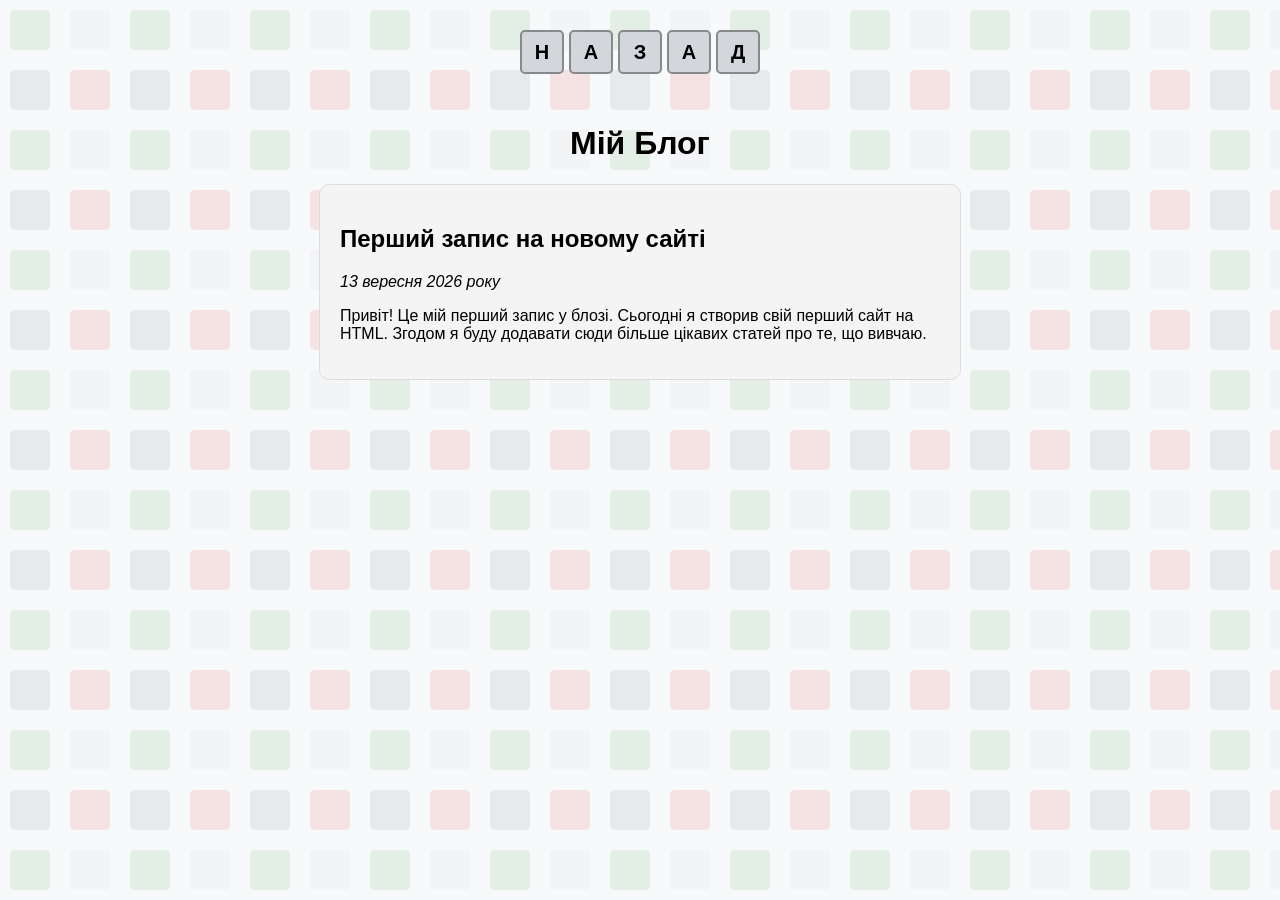
<file: index_folder.html/html_part/blog.html>
<!DOCTYPE html>
<html lang="uk">
<head>
    <meta charset="UTF-8">
    <title>Мій Блог</title>
    <link rel="stylesheet" href="../css_part/style.css">
    <style>
        body { font-family: Arial, sans-serif; text-align: center; padding: 30px; }
        
        .back-btn { display: inline-flex; gap: 5px; text-decoration: none; color: black; margin-bottom: 30px;}
        .letter { display: flex; justify-content: center; align-items: center; width: 40px; height: 40px; background-color: #d3d6da; border: 2px solid #878a8c; border-radius: 5px; font-size: 20px; font-weight: bold; }
        .back-btn:hover .letter { background-color: #878a8c; color: white; }
        
        .post { text-align: left; max-width: 600px; margin: 0 auto; background: #f4f4f4; padding: 20px; border-radius: 10px; border: 1px solid #ddd; }
    </style>
</head>
<body>

    <a href="index.html" class="back-btn">
        <div class="letter">Н</div><div class="letter">А</div><div class="letter">З</div><div class="letter">А</div><div class="letter">Д</div>
    </a>

    <h1>Мій Блог</h1>

    <div class="post">
        <h2>Перший запис на новому сайті</h2>
        <p><em>13 вересня 2026 року</em></p>
        <p>Привіт! Це мій перший запис у блозі. Сьогодні я створив свій перший сайт на HTML. Згодом я буду додавати сюди більше цікавих статей про те, що вивчаю.</p>
    </div>

</body>
</html>
</file>
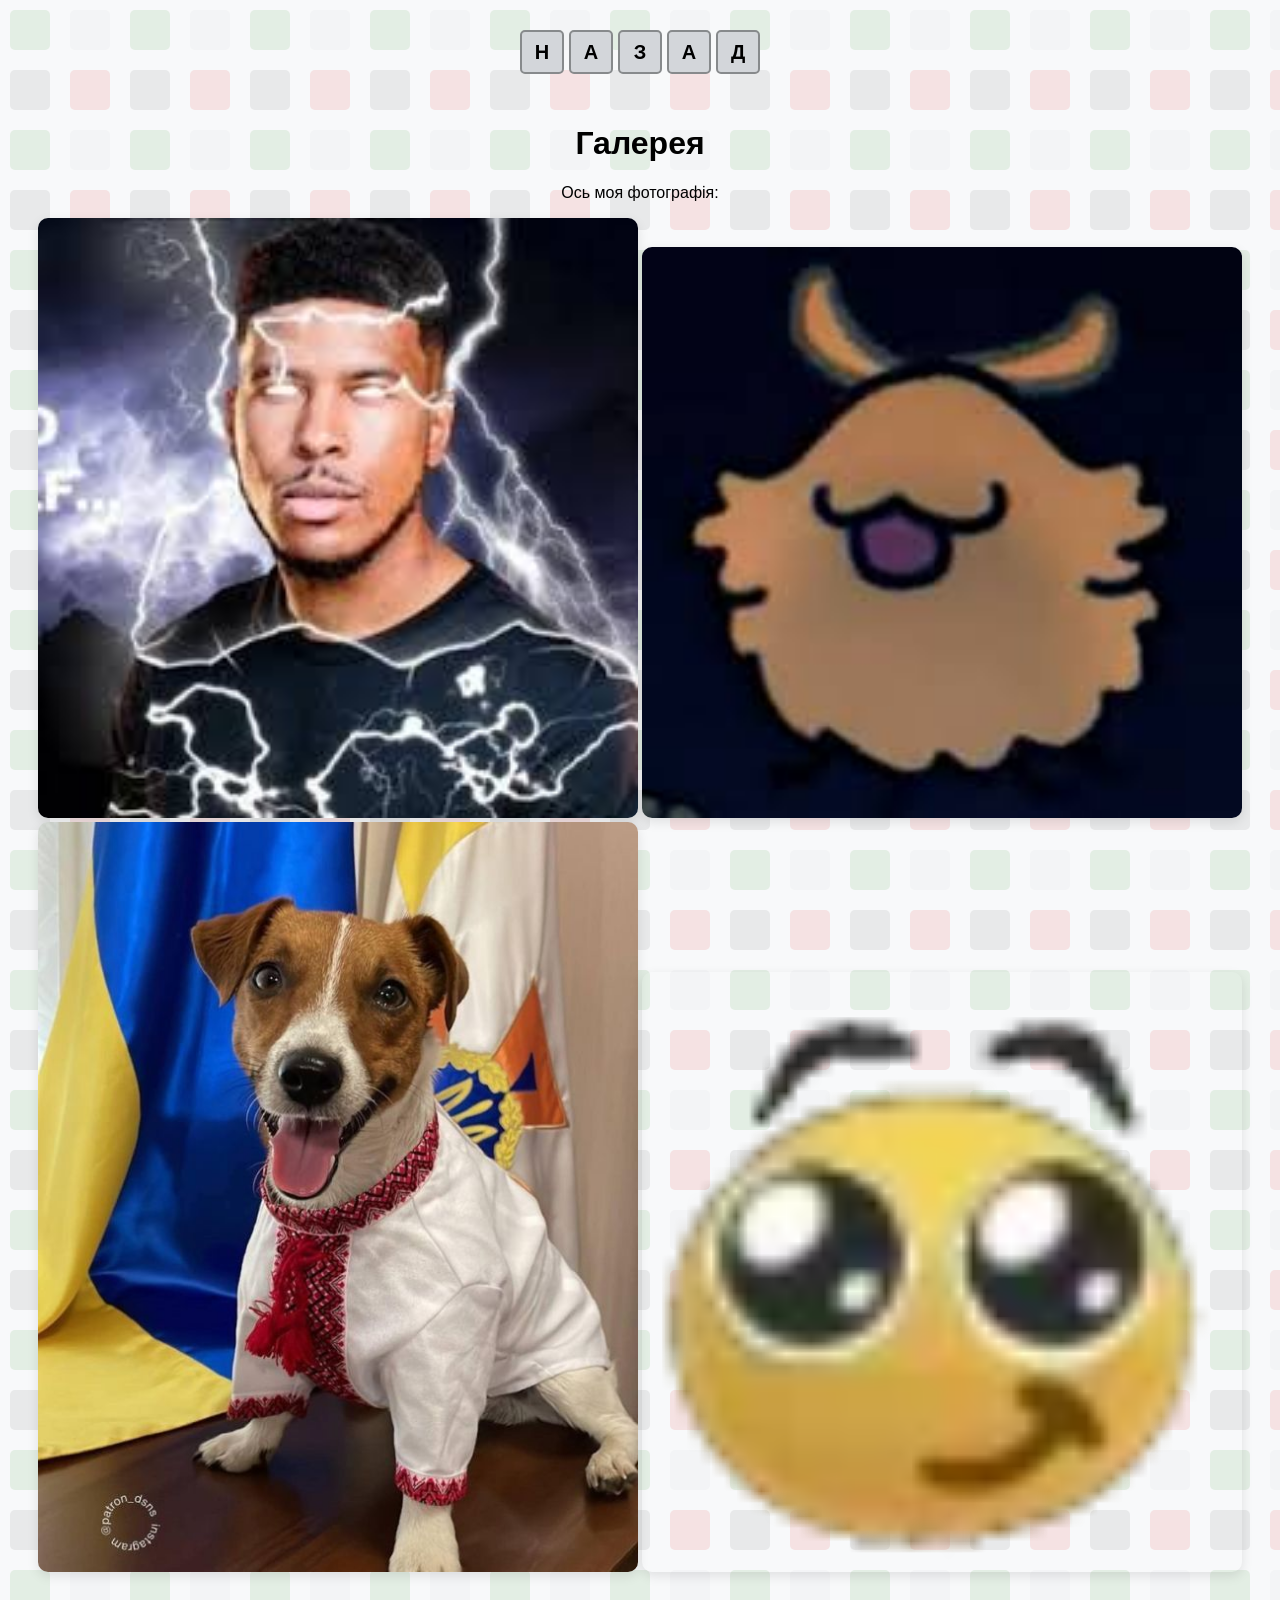
<file: index_folder.html/html_part/photo.html>
<!DOCTYPE html>
<html lang="uk">
<head>
    <meta charset="UTF-8">
    <title>Мої Фото</title>
    <link rel="stylesheet" href="../css_part/style.css">
    <style>
        body { font-family: Arial, sans-serif; text-align: center; padding: 30px; }
        
        .back-btn { display: inline-flex; gap: 5px; text-decoration: none; color: black; margin-bottom: 30px;}
        .letter { display: flex; justify-content: center; align-items: center; width: 40px; height: 40px; background-color: #d3d6da; border: 2px solid #878a8c; border-radius: 5px; font-size: 20px; font-weight: bold; }
        .back-btn:hover .letter { background-color: #878a8c; color: white; }
        
        .my-image { max-width: 80%; border-radius: 10px; box-shadow: 0px 4px 8px rgba(0,0,0,0.2); }
    </style>
</head>
<body>

    <a href="index.html" class="back-btn">
        <div class="letter">Н</div><div class="letter">А</div><div class="letter">З</div><div class="letter">А</div><div class="letter">Д</div>
    </a>

    <h1>Галерея</h1>
    
    <p>Ось моя фотографія:</p>

<img src="../pictures_archive/завантаження (1).jfif" alt="Моє головне фото" class="main-photo">

<img src="../pictures_archive/завантаження.jfif" alt="Фото з вебу" class="main-photo">

<img src="../pictures_archive/c755bd501c42746fbd07f058d4edcee2.jpeg" alt="Завантажене фото" class="main-photo">

<img src="../pictures_archive/1486189586446155888.webp" alt="Інше завантажене фото" class="main-photo">

</body>
</html>
</file>
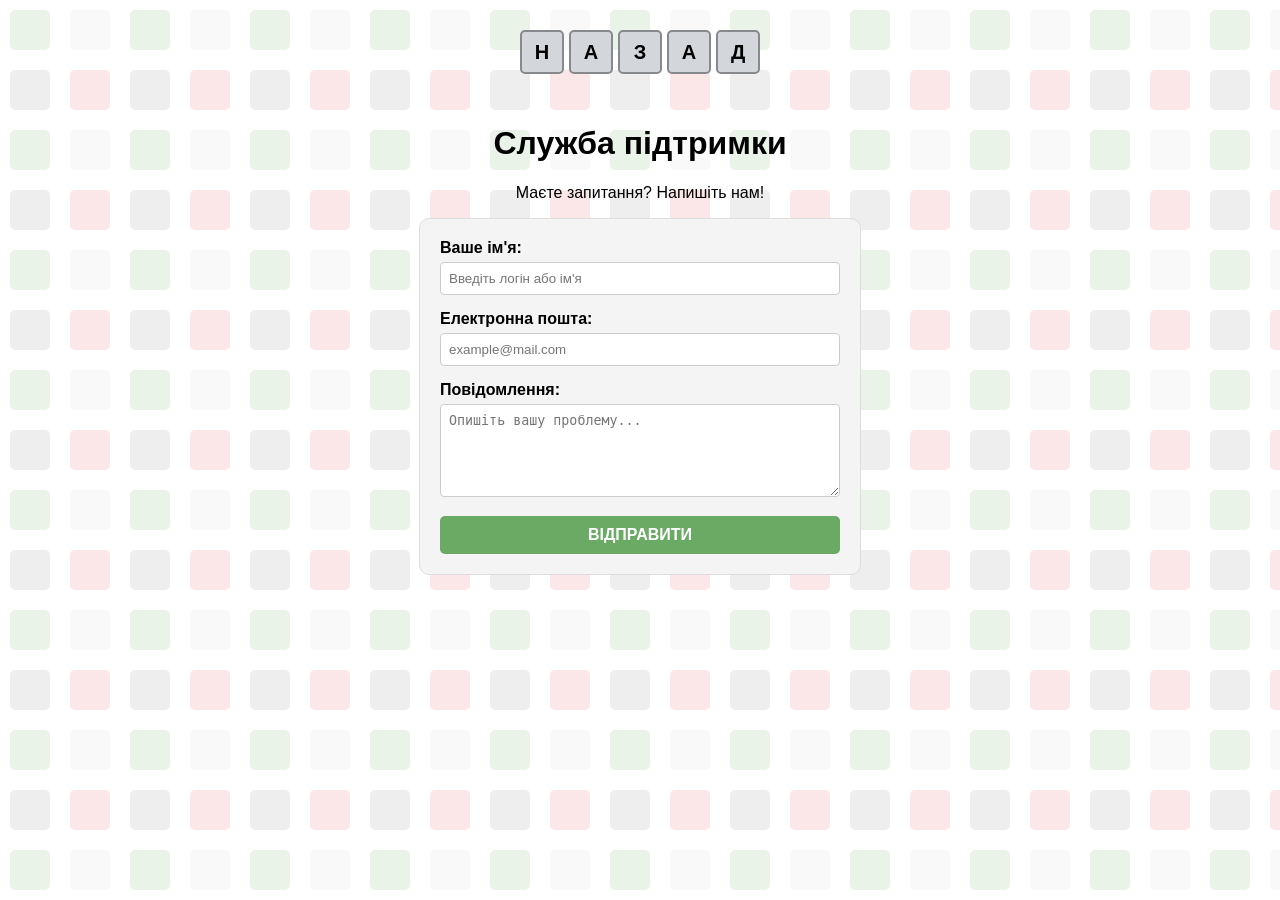
<file: index_folder.html/html_part/support.html>
<!DOCTYPE html>
<html lang="uk">
<head>
    <meta charset="UTF-8">
    <title>Підтримка</title>
    <link rel="stylesheet" href="../css_part/style.css">
    <style>
        body { 
            font-family: Arial, sans-serif; 
            text-align: center; 
            padding: 30px; 
            background-color: #ffffff;
        }
        
        .back-btn { 
            display: inline-flex; 
            gap: 5px; 
            text-decoration: none; 
            color: black; 
            margin-bottom: 30px;
        }
        .letter { 
            display: flex; 
            justify-content: center; 
            align-items: center; 
            width: 40px; 
            height: 40px; 
            background-color: #d3d6da; 
            border: 2px solid #878a8c; 
            border-radius: 5px; 
            font-size: 20px; 
            font-weight: bold; 
        }
        .back-btn:hover .letter { 
            background-color: #878a8c; 
            color: white; 
        }
        
        .support-form {
            max-width: 400px;
            margin: 0 auto;
            background: #f4f4f4;
            padding: 20px;
            border-radius: 10px;
            border: 1px solid #ddd;
            text-align: left;
        }
        .support-form label {
            display: block;
            margin-bottom: 5px;
            font-weight: bold;
        }
        .support-form input, .support-form textarea {
            width: 100%;
            padding: 8px;
            margin-bottom: 15px;
            border: 1px solid #ccc;
            border-radius: 4px;
            box-sizing: border-box;
        }
        .submit-btn {
            background-color: #6aaa64;
            color: white;
            border: none;
            padding: 10px 20px;
            font-size: 16px;
            border-radius: 5px;
            cursor: pointer;
            width: 100%;
            font-weight: bold;
        }
        .submit-btn:hover {
            background-color: #538d4e;
        }
    </style>
</head>
<body>

    <a href="index.html" class="back-btn">
        <div class="letter">Н</div><div class="letter">А</div><div class="letter">З</div><div class="letter">А</div><div class="letter">Д</div>
    </a>

    <h1>Служба підтримки</h1>
    <p>Маєте запитання? Напишіть нам!</p>

    <div class="support-form">
        <form action="#" method="get">
            <label for="username">Ваше ім'я:</label>
            <input type="text" id="username" name="username" placeholder="Введіть логін або ім'я" required>

            <label for="email">Електронна пошта:</label>
            <input type="email" id="email" name="email" placeholder="example@mail.com" required>

            <label for="message">Повідомлення:</label>
            <textarea id="message" name="message" rows="5" placeholder="Опишіть вашу проблему..." required></textarea>

            <button type="submit" class="submit-btn">ВІДПРАВИТИ</button>
        </form>
    </div>

</body>
</html>
</file>
<file: index_folder.html/css_part/style.css>
:root {
    --wordle-green: #6aaa64;
    --wordle-gray-light: #d3d6da;
    --wordle-gray-dark: #878a8c;
    --wordle-red: #e05a5a;
    --bg-color: #f8f9fa;
}

body {
    font-family: Arial, sans-serif;
    text-align: center;
    margin: 0;
    padding: 30px;
    background-color: var(--bg-color);
    background-image: url("data:image/svg+xml,%3Csvg xmlns='http://www.w3.org/2000/svg' width='120' height='120' opacity='0.15'%3E%3Crect x='10' y='10' width='40' height='40' fill='%236aaa64' rx='5'/%3E%3Crect x='70' y='10' width='40' height='40' fill='%23d3d6da' rx='5'/%3E%3Crect x='10' y='70' width='40' height='40' fill='%23878a8c' rx='5'/%3E%3Crect x='70' y='70' width='40' height='40' fill='%23e05a5a' rx='5'/%3E%3C/svg%3E");
}

/* Логотип у куті */
.top-left-logo {
    position: absolute; 
    top: 20px; 
    left: 20px; 
    display: flex;
    align-items: center;
    gap: 10px;
    text-align: left;
    font-family: 'Arial Black', Impact, sans-serif; 
    font-size: 2rem;
    line-height: 1;
    color: black;
    text-decoration: none;
}

.mini-grid {
    display: grid;
    grid-template-columns: repeat(3, 10px);
    gap: 2px;
}

.mini-box {
    width: 10px;
    height: 10px;
    background-color: var(--wordle-gray-light);
    border: 1px solid var(--wordle-gray-dark);
}

.mini-box.green {
    background-color: var(--wordle-green);
    border-color: var(--wordle-green);
}

.menu-container {
    display: flex;
    flex-direction: column;
    align-items: center; 
    gap: 10px; 
    margin-bottom: 40px;
    margin-top: 40px; 
}

/* Рядок слова */
.word-row {
    display: flex;
    justify-content: flex-start; 
    gap: 8px; 
    text-decoration: none;
    color: black;
    width: 332px; 
}

.letter {
    display: flex;
    justify-content: center;
    align-items: center;
    width: 60px;
    height: 60px;
    background-color: var(--wordle-gray-light); 
    border: 2px solid var(--wordle-gray-dark);
    border-radius: 5px;
    font-size: 1.8rem;
    font-weight: bold;
    text-transform: uppercase;
    transition: 0.2s; 
}

.word-row:hover .letter {
    background-color: var(--wordle-green); 
    border-color: var(--wordle-green);
    color: white;
}

/* Фотографія */
.main-photo {
    max-width: 100%;
    width: 600px;
    border-radius: 10px;
    box-shadow: 0 4px 12px rgba(0,0,0,0.1);
}
</file>
